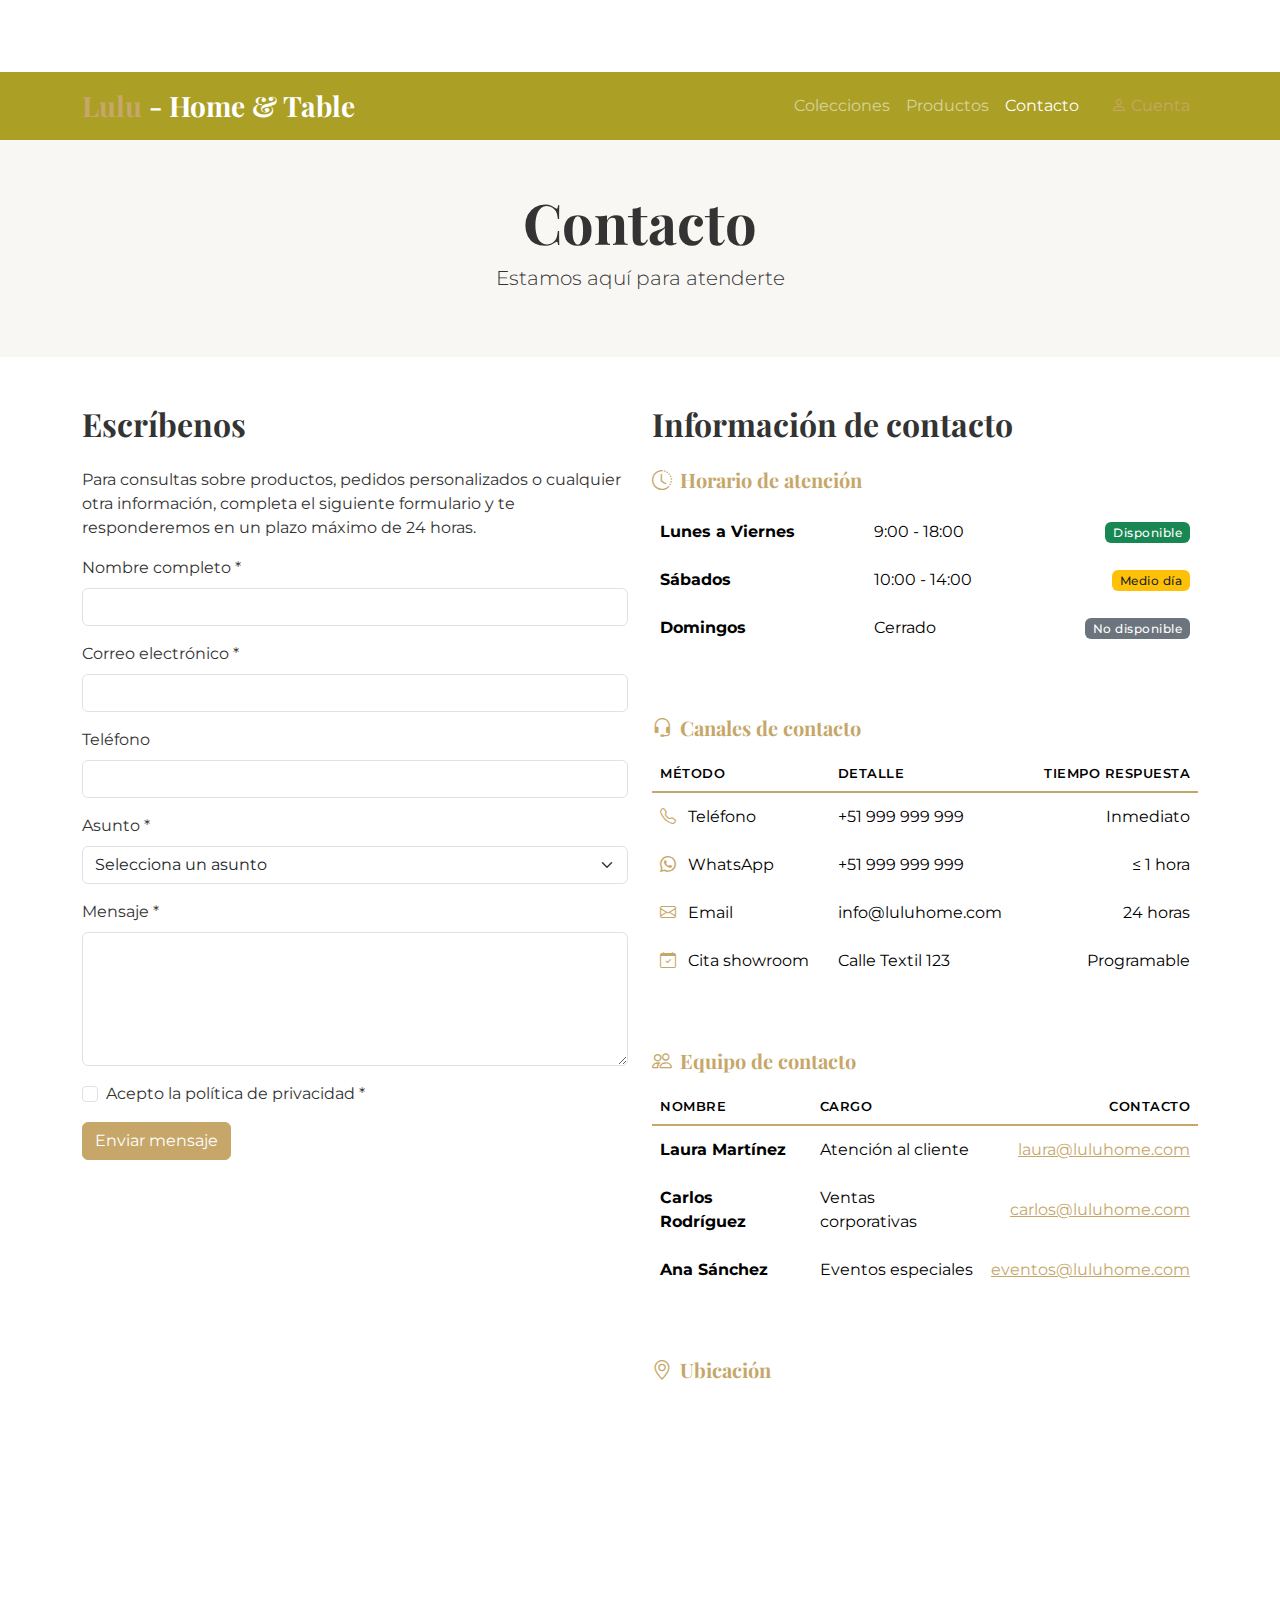
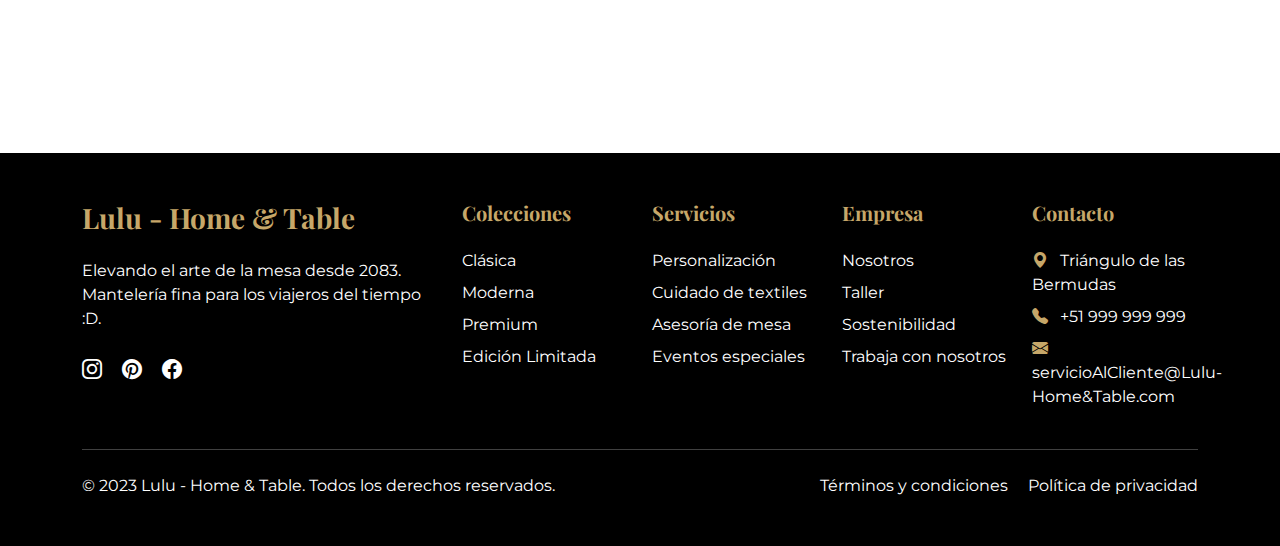
<file: contacto.html>
<!DOCTYPE html>
<html lang="es">
<head>
    <meta charset="UTF-8">
    <meta name="viewport" content="width=device-width, initial-scale=1.0">
    <title>Lulu - Home & Table | Contacto</title>
    <!-- Bootstrap CSS -->
    <link href="https://cdn.jsdelivr.net/npm/bootstrap@5.3.0/dist/css/bootstrap.min.css" rel="stylesheet">
    <!-- Bootstrap Icons -->
    <link rel="stylesheet" href="https://cdn.jsdelivr.net/npm/bootstrap-icons@1.10.0/font/bootstrap-icons.css">
    <!-- Google Fonts -->
    <link href="https://fonts.googleapis.com/css2?family=Playfair+Display:wght@400;700&family=Montserrat:wght@300;400;600&display=swap" rel="stylesheet">
    <!-- CSS personalizado -->
    <link rel="stylesheet" href="estilos.css">
</head>
<body>
    <!-- Barra de navegación premium -->
    <nav class="navbar navbar-expand-lg navbar-dark bg-custom sticky-top">
        <div class="container">
            <a class="navbar-brand fs-3 fw-bold" href="#">
                <span class="text-gold">Lulu</span> - Home & Table
            </a>
            <button class="navbar-toggler" type="button" data-bs-toggle="collapse" data-bs-target="#navbarNav">
                <span class="navbar-toggler-icon"></span>
            </button>
            <div class="collapse navbar-collapse" id="navbarNav">
                <ul class="navbar-nav ms-auto">
                    <li class="nav-item">
                        <a class="nav-link" href="index.html">Colecciones</a>
                    </li>
                    <li class="nav-item">
                        <a class="nav-link" href="productos.html">Productos</a>
                    </li>
                    <li class="nav-item">
                        <a class="nav-link active" href="contacto.html">Contacto</a>
                    </li>
                    <li class="nav-item ms-lg-3">
                        <a class="nav-link btn btn-outline-gold" href="#">
                            <i class="bi bi-person"></i> Cuenta
                        </a>
                    </li>
                </ul>
            </div>
        </div>
    </nav>

    <!-- Encabezado de contacto -->
    <header class="contact-header bg-light-custom py-5">
        <div class="container text-center">
            <h1 class="display-4 fw-bold">Contacto</h1>
            <p class="lead">Estamos aquí para atenderte</p>
        </div>
    </header>

    <!-- Contenido principal -->
    <main class="container py-5">
        <div class="row">
            <div class="col-lg-6 mb-5 mb-lg-0">
                <h2 class="section-title text-start mb-4">Escríbenos</h2>
                <p>Para consultas sobre productos, pedidos personalizados o cualquier otra información, completa el siguiente formulario y te responderemos en un plazo máximo de 24 horas.</p>
                
                <form id="contactForm" class="needs-validation" novalidate>
                    <div class="mb-3">
                        <label for="nombre" class="form-label">Nombre completo *</label>
                        <input type="text" class="form-control" id="nombre" required>
                        <div class="invalid-feedback">
                            Por favor ingresa tu nombre.
                        </div>
                    </div>
                    
                    <div class="mb-3">
                        <label for="email" class="form-label">Correo electrónico *</label>
                        <input type="email" class="form-control" id="email" required>
                        <div class="invalid-feedback">
                            Por favor ingresa un correo válido.
                        </div>
                    </div>
                    
                    <div class="mb-3">
                        <label for="telefono" class="form-label">Teléfono</label>
                        <input type="tel" class="form-control" id="telefono">
                    </div>
                    
                    <div class="mb-3">
                        <label for="asunto" class="form-label">Asunto *</label>
                        <select class="form-select" id="asunto" required>
                            <option value="" selected disabled>Selecciona un asunto</option>
                            <option>Consulta sobre productos</option>
                            <option>Pedido personalizado</option>
                            <option>Problema con mi pedido</option>
                            <option>Eventos especiales</option>
                            <option>Otro</option>
                        </select>
                        <div class="invalid-feedback">
                            Por favor selecciona un asunto.
                        </div>
                    </div>
                    
                    <div class="mb-3">
                        <label for="mensaje" class="form-label">Mensaje *</label>
                        <textarea class="form-control" id="mensaje" rows="5" required></textarea>
                        <div class="invalid-feedback">
                            Por favor escribe tu mensaje.
                        </div>
                    </div>
                    
                    <div class="mb-3 form-check">
                        <input type="checkbox" class="form-check-input" id="privacidad" required>
                        <label class="form-check-label" for="privacidad">Acepto la política de privacidad *</label>
                        <div class="invalid-feedback">
                            Debes aceptar la política de privacidad.
                        </div>
                    </div>
                    
                    <button type="submit" class="btn btn-gold">Enviar mensaje</button>
                </form>
            </div>
            
            <div class="col-lg-6">
                <h2 class="section-title text-start mb-4">Información de contacto</h2>
                
                <!-- Tabla de horarios mejorada -->
                <div class="mb-5">
                    <h5 class="text-gold mb-3"><i class="bi bi-clock-history me-2"></i>Horario de atención</h5>
                    <div class="table-responsive">
                        <table class="table table-hover table-borderless">
                            <tbody>
                                <tr>
                                    <td class="fw-bold">Lunes a Viernes</td>
                                    <td>9:00 - 18:00</td>
                                    <td class="text-end">
                                        <span class="badge bg-success">Disponible</span>
                                    </td>
                                </tr>
                                <tr>
                                    <td class="fw-bold">Sábados</td>
                                    <td>10:00 - 14:00</td>
                                    <td class="text-end">
                                        <span class="badge bg-warning text-dark">Medio día</span>
                                    </td>
                                </tr>
                                <tr>
                                    <td class="fw-bold">Domingos</td>
                                    <td>Cerrado</td>
                                    <td class="text-end">
                                        <span class="badge bg-secondary">No disponible</span>
                                    </td>
                                </tr>
                            </tbody>
                        </table>
                    </div>
                </div>

                <!-- Tabla de canales de contacto -->
                <div class="mb-5">
                    <h5 class="text-gold mb-3"><i class="bi bi-headset me-2"></i>Canales de contacto</h5>
                    <div class="table-responsive">
                        <table class="table table-hover table-borderless">
                            <thead class="bg-light">
                                <tr>
                                    <th>Método</th>
                                    <th>Detalle</th>
                                    <th class="text-end">Tiempo respuesta</th>
                                </tr>
                            </thead>
                            <tbody>
                                <tr>
                                    <td><i class="bi bi-telephone text-gold me-2"></i> Teléfono</td>
                                    <td>+51 999 999 999</td>
                                    <td class="text-end">Inmediato</td>
                                </tr>
                                <tr>
                                    <td><i class="bi bi-whatsapp text-gold me-2"></i> WhatsApp</td>
                                    <td>+51 999 999 999</td>
                                    <td class="text-end">≤ 1 hora</td>
                                </tr>
                                <tr>
                                    <td><i class="bi bi-envelope text-gold me-2"></i> Email</td>
                                    <td>info@luluhome.com</td>
                                    <td class="text-end">24 horas</td>
                                </tr>
                                <tr>
                                    <td><i class="bi bi-calendar-check text-gold me-2"></i> Cita showroom</td>
                                    <td>Calle Textil 123</td>
                                    <td class="text-end">Programable</td>
                                </tr>
                            </tbody>
                        </table>
                    </div>
                </div>

                <!-- Tabla de equipo de contacto -->
                <div class="mb-4">
                    <h5 class="text-gold mb-3"><i class="bi bi-people me-2"></i>Equipo de contacto</h5>
                    <div class="table-responsive">
                        <table class="table table-hover table-borderless">
                            <thead class="bg-light">
                                <tr>
                                    <th>Nombre</th>
                                    <th>Cargo</th>
                                    <th class="text-end">Contacto</th>
                                </tr>
                            </thead>
                            <tbody>
                                <tr>
                                    <td class="fw-bold">Laura Martínez</td>
                                    <td>Atención al cliente</td>
                                    <td class="text-end">
                                        <a href="mailto:laura@luluhome.com" class="text-gold">laura@luluhome.com</a>
                                    </td>
                                </tr>
                                <tr>
                                    <td class="fw-bold">Carlos Rodríguez</td>
                                    <td>Ventas corporativas</td>
                                    <td class="text-end">
                                        <a href="mailto:carlos@luluhome.com" class="text-gold">carlos@luluhome.com</a>
                                    </td>
                                </tr>
                                <tr>
                                    <td class="fw-bold">Ana Sánchez</td>
                                    <td>Eventos especiales</td>
                                    <td class="text-end">
                                        <a href="mailto:eventos@luluhome.com" class="text-gold">eventos@luluhome.com</a>
                                    </td>
                                </tr>
                            </tbody>
                        </table>
                    </div>
                </div>

                <!-- Mapa -->
                <div class="mt-5">
                    <h5 class="text-gold mb-3"><i class="bi bi-geo-alt me-2"></i>Ubicación</h5>
                    <div class="ratio ratio-16x9">
                        <iframe src="https://www.google.com/maps/embed?pb=!1m18!1m12!1m3!1d14464.013739181852!2d-71.01029976348534!3d24.99999924541051!2m3!1f0!2f0!3f0!3m2!1i1024!2i768!4f13.1!3m3!1m2!1s0x89451ab5034cb7ab%3A0xb600ecf3df7aca4d!2sTri%C3%A1ngulo%20de%20las%20Bermudas!5e0!3m2!1ses!2spe!4v1752637348998!5m2!1ses!2spe" allowfullscreen="" loading="lazy" referrerpolicy="no-referrer-when-downgrade"></iframe>
                    </div>
                </div>
            </div>
        </div>
    </main>

    <!-- Footer -->
    <footer class="bg-black text-white py-5">
        <div class="container">
            <div class="row g-4">
                <div class="col-lg-4">
                    <h3 class="text-gold mb-4"><span class="text-gold">Lulu</span> - Home & Table</h3>
                    <p>Elevando el arte de la mesa desde 2083. Mantelería fina para los viajeros del tiempo :D.</p>
                    <div class="social-icons mt-4">
                        <a href="https://www.instagram.com/_lulu.pe/" class="text-white me-3"><i class="bi bi-instagram fs-5"></i></a>
                        <a href="#" class="text-white me-3"><i class="bi bi-pinterest fs-5"></i></a>
                        <a href="https://www.facebook.com/p/Lul%C3%BA-HomeTable-100083394283474/" class="text-white"><i class="bi bi-facebook fs-5"></i></a>
                    </div>
                </div>
                <div class="col-lg-2 col-md-4">
                    <h5 class="text-gold mb-4">Colecciones</h5>
                    <ul class="list-unstyled">
                        <li class="mb-2"><a href="#" class="text-white text-decoration-none">Clásica</a></li>
                        <li class="mb-2"><a href="#" class="text-white text-decoration-none">Moderna</a></li>
                        <li class="mb-2"><a href="#" class="text-white text-decoration-none">Premium</a></li>
                        <li class="mb-2"><a href="#" class="text-white text-decoration-none">Edición Limitada</a></li>
                    </ul>
                </div>
                <div class="col-lg-2 col-md-4">
                    <h5 class="text-gold mb-4">Servicios</h5>
                    <ul class="list-unstyled">
                        <li class="mb-2"><a href="#" class="text-white text-decoration-none">Personalización</a></li>
                        <li class="mb-2"><a href="#" class="text-white text-decoration-none">Cuidado de textiles</a></li>
                        <li class="mb-2"><a href="#" class="text-white text-decoration-none">Asesoría de mesa</a></li>
                        <li class="mb-2"><a href="#" class="text-white text-decoration-none">Eventos especiales</a></li>
                    </ul>
                </div>
                <div class="col-lg-2 col-md-4">
                    <h5 class="text-gold mb-4">Empresa</h5>
                    <ul class="list-unstyled">
                        <li class="mb-2"><a href="#" class="text-white text-decoration-none">Nosotros</a></li>
                        <li class="mb-2"><a href="#" class="text-white text-decoration-none">Taller</a></li>
                        <li class="mb-2"><a href="#" class="text-white text-decoration-none">Sostenibilidad</a></li>
                        <li class="mb-2"><a href="#" class="text-white text-decoration-none">Trabaja con nosotros</a></li>
                    </ul>
                </div>
                <div class="col-lg-2">
                    <h5 class="text-gold mb-4">Contacto</h5>
                    <address>
                        <p class="mb-2"><i class="bi bi-geo-alt-fill text-gold me-2"></i> Triángulo de las Bermudas</p>
                        <p class="mb-2"><i class="bi bi-telephone-fill text-gold me-2"></i> +51 999 999 999</p>
                        <p class="mb-2"><i class="bi bi-envelope-fill text-gold me-2"></i> servicioAlCliente@Lulu-Home&Table.com</p>
                    </address>
                </div>
            </div>
            <hr class="my-4 bg-secondary">
            <div class="row">
                <div class="col-md-6 text-center text-md-start">
                    <p class="mb-0">&copy; 2023 Lulu - Home & Table. Todos los derechos reservados.</p>
                </div>
                <div class="col-md-6 text-center text-md-end">
                    <a href="#" class="text-white text-decoration-none me-3">Términos y condiciones</a>
                    <a href="#" class="text-white text-decoration-none">Política de privacidad</a>
                </div>
            </div>
        </div>
    </footer>

    <!-- Bootstrap JS -->
    <script src="https://cdn.jsdelivr.net/npm/bootstrap@5.3.0/dist/js/bootstrap.bundle.min.js"></script>
</body>
</html>
</file>
<file: estilos.css>
:root {
    --gold: #C6A769;
    --dark-gold: #A78B4D;
    --black: #ab9f26;
    --light-bg: #F9F7F3;
    --dark-bg: #2A2A2A;
    --cream: #F5F5DC;
    --charcoal: #36454F;
    --navy: #0F172A;
}

body {
    font-family: 'Montserrat', sans-serif;
    color: #333;
    padding-top: 72px;
    background-color: #fff;
}

h1, h2, h3, h4, h5, .navbar-brand {
    font-family: 'Playfair Display', serif;
    font-weight: 700;
}

.bg-custom {
    background-color: var(--black) !important;
}

.bg-light-custom {
    background-color: var(--light-bg) !important;
}

.text-gold {
    color: var(--gold) !important;
}

.bg-gold {
    background-color: var(--gold) !important;
}

.btn-gold {
    background-color: var(--gold);
    color: white;
    border-color: var(--gold);
    transition: all 0.3s;
}

.btn-gold:hover {
    background-color: var(--dark-gold);
    border-color: var(--dark-gold);
    color: white;
    transform: translateY(-2px);
}

.btn-outline-gold {
    color: var(--gold);
    border-color: var(--gold);
    transition: all 0.3s;
}

.btn-outline-gold:hover {
    background-color: var(--gold);
    color: var(--black);
}

.hero-section {
    background: linear-gradient(rgba(0, 0, 0, 0.5), rgba(0, 0, 0, 0.5)), url("assets/Imagenes/Foto\ fondo\ blog\ lulu.jpg") no-repeat center center;
    background-size: cover;
    height: 80vh;
    min-height: 500px;
    display: flex;
    align-items: center;
}

.collection-card {
    position: relative;
    overflow: hidden;
    border-radius: 5px;
    height: 400px;
    box-shadow: 0 5px 15px rgba(0,0,0,0.1);
    transition: all 0.3s;
}

.collection-card:hover {
    transform: translateY(-10px);
    box-shadow: 0 15px 30px rgba(0,0,0,0.2);
}

.collection-card img {
    width: 100%;
    height: 100%;
    object-fit: cover;
    transition: transform 0.5s;
}

.collection-card:hover img {
    transform: scale(1.05);
}

.collection-overlay {
    position: absolute;
    bottom: 0;
    left: 0;
    right: 0;
    background: linear-gradient(to top, rgba(0,0,0,0.8), transparent);
    color: white;
    padding: 2rem;
    transform: translateY(100%);
    transition: transform 0.3s;
}

.collection-card:hover .collection-overlay {
    transform: translateY(0);
}

.lookbook-item {
    height: 500px;
    background-size: cover;
    background-position: center;
    position: relative;
    transition: all 0.3s;
}

.lookbook-item:hover {
    transform: scale(0.98);
    opacity: 0.9;
}

.lookbook-caption {
    position: absolute;
    bottom: 0;
    left: 0;
    right: 0;
    background: linear-gradient(to top, rgba(0,0,0,0.8), transparent);
    color: white;
    padding: 2rem;
    opacity: 0;
    transition: opacity 0.3s;
}

.lookbook-item:hover .lookbook-caption {
    opacity: 1;
}

.product-card {
    transition: all 0.3s;
    box-shadow: 0 2px 10px rgba(0,0,0,0.05);
}

.product-card:hover {
    transform: translateY(-5px);
    box-shadow: 0 10px 20px rgba(0,0,0,0.1);
}

.thumbnails {
    display: flex;
    gap: 10px;
}

.thumbnails img {
    width: 60px;
    height: 60px;
    object-fit: cover;
    cursor: pointer;
    opacity: 0.7;
    transition: all 0.3s;
}

.thumbnails img:hover {
    opacity: 1;
    border: 2px solid var(--gold);
}

.color-dot {
    width: 30px;
    height: 30px;
    border-radius: 50%;
    margin-right: 10px;
    margin-bottom: 10px;
    cursor: pointer;
    border: 2px solid transparent;
    transition: all 0.3s;
}

.color-dot:hover {
    transform: scale(1.1);
}

.color-dot.active {
    border-color: var(--gold);
    transform: scale(1.1);
}

.bg-cream { background-color: var(--cream); }
.bg-charcoal { background-color: var(--charcoal); }
.bg-navy { background-color: var(--navy); }

.contact-info-card {
    border-left: 3px solid var(--gold);
    transition: all 0.3s;
}

.contact-info-card:hover {
    transform: translateX(5px);
    background-color: rgba(198, 167, 105, 0.05);
}

.team-card {
    padding: 2rem;
    transition: all 0.3s;
    height: 100%;
}

.team-card:hover {
    transform: translateY(-5px);
    box-shadow: 0 10px 20px rgba(0,0,0,0.1);
}

/* Responsive */
@media (max-width: 992px) {
    body {
        padding-top: 56px;
    }
    
    .hero-section {
        height: 60vh;
        text-align: center;
    }
    
    .collection-card {
        height: 300px;
    }
    
    .lookbook-item {
        height: 350px;
    }
}

@media (max-width: 768px) {
    .hero-section {
        height: 50vh;
    }
}

.animate__fadeInUp {
    animation: fadeInUp 0.8s ease-out;
}

@keyframes fadeInUp {
    from { opacity: 0; transform: translateY(30px); }
    to { opacity: 1; transform: translateY(0); }
}

.calculator-container {
    border-left: 4px solid var(--gold);
    transition: all 0.3s;
}

.calculator-container:hover {
    transform: translateY(-5px);
    box-shadow: 0 10px 20px rgba(0,0,0,0.1);
}


.is-invalid {
    border-color: #dc3545 !important;
}
/* Estilos para tablas mejoradas */
.table-hover tbody tr {
    transition: all 0.25s ease;
}

.table-hover tbody tr:hover {
    background-color: rgba(198, 167, 105, 0.05) !important;
    transform: translateX(3px);
}

.table-borderless td, .table-borderless th {
    border: none;
}

/* Badges de estado */
.badge {
    font-weight: 500;
    letter-spacing: 0.5px;
}

/* Efecto sutil para celdas de tabla */
.table td {
    padding: 12px 8px;
    vertical-align: middle;
}

/* Encabezados de tabla */
.table thead th {
    border-bottom: 2px solid var(--gold);
    font-weight: 600;
    text-transform: uppercase;
    font-size: 0.8rem;
    letter-spacing: 0.5px;
}

/* Ajustes responsive */
@media (max-width: 768px) {
    .table-responsive {
        border: 0;
    }
    
    .table thead {
        display: none;
    }
    
    .table tr {
        display: block;
        margin-bottom: 1rem;
        border: 1px solid #dee2e6;
        border-radius: 5px;
    }
    
    .table td {
        display: block;
        text-align: right;
        padding-left: 50%;
        position: relative;
        border-bottom: 1px solid #dee2e6;
    }
    
    .table td::before {
        content: attr(data-label);
        position: absolute;
        left: 8px;
        width: 45%;
        padding-right: 10px;
        font-weight: bold;
        text-align: left;
    }
}
</file>
